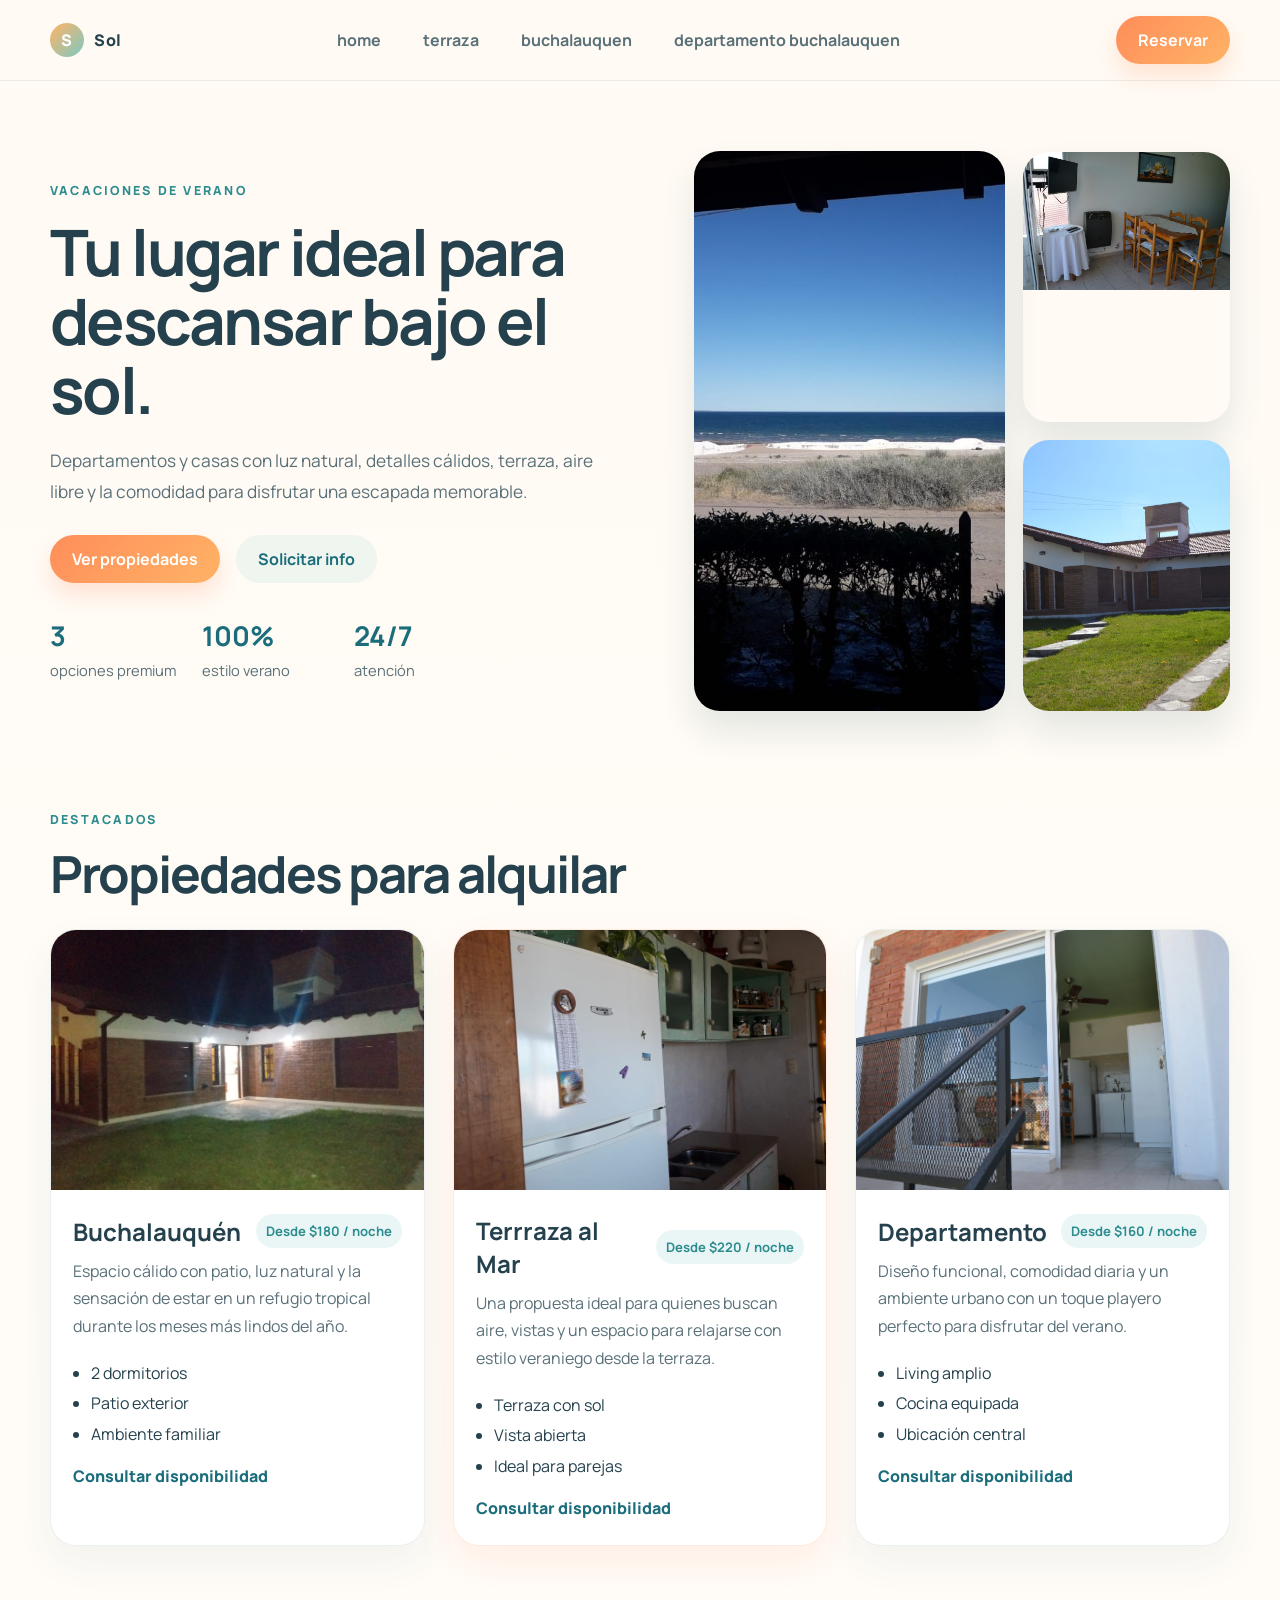
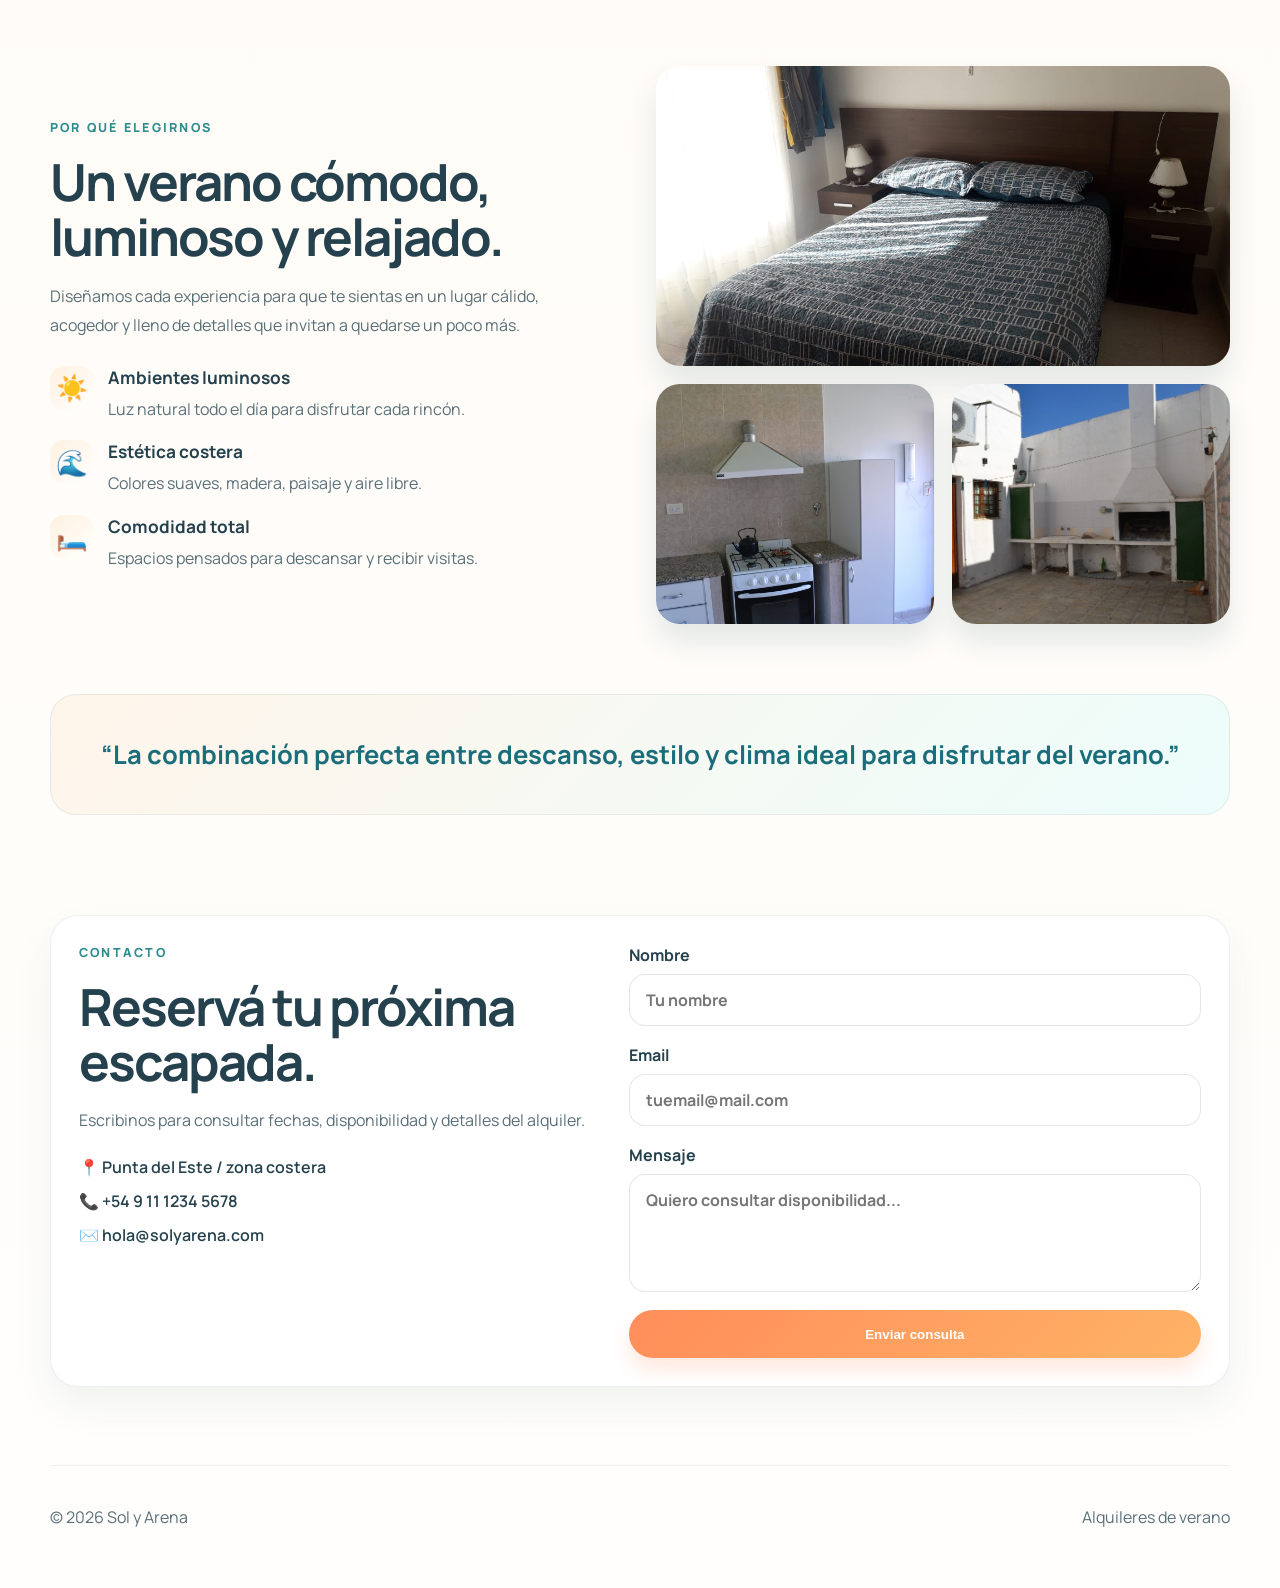
<file: index.html>
<!DOCTYPE html>
<html lang="es">
  <head>
    <meta charset="UTF-8" />
    <meta name="viewport" content="width=device-width, initial-scale=1.0" />
    <title>Sol | Alquiler de departamentos</title>
    <meta
      name="description"
      content="Alquiler de departamentos y casas con estilo veraniego, terraza, comodidad y vistas inolvidables."
    />
    <link rel="preconnect" href="https://fonts.googleapis.com" />
    <link rel="preconnect" href="https://fonts.gstatic.com" crossorigin />
    <link
      href="https://fonts.googleapis.com/css2?family=Manrope:wght@400;500;600;700;800&display=swap"
      rel="stylesheet"
    />
    <link rel="stylesheet" href="styles.css" />
  </head>
  <body>
    <header class="site-header">
      <div class="container nav">
        <div class="brand">
          <span class="brand-mark">S</span>
          <span>Sol</span>
        </div>
        <nav class="nav-links" aria-label="Navegación principal">
          <a href="index.html">home</a>
          <a href="html/terraza/index.html">terraza</a>
          <a href="html/buchalauquen/index.html">buchalauquen</a>
          <a href="html/departamento/index.html">departamento buchalauquen</a>
        </nav>
        <a class="button button-primary" href="#contact">Reservar</a>
      </div>
    </header>

    <main>
      <section id="home" class="hero">
        <div class="container hero-grid">
          <div class="hero-copy">
            <p class="eyebrow">Vacaciones de verano</p>
            <h1>Tu lugar ideal para descansar bajo el sol.</h1>
            <p class="lede">
              Departamentos y casas con luz natural, detalles cálidos, terraza, aire
              libre y la comodidad para disfrutar una escapada memorable.
            </p>
            <div class="cta-row">
              <a class="button button-primary" href="#properties">Ver propiedades</a>
              <a class="button button-secondary" href="#contact">Solicitar info</a>
            </div>
            <ul class="hero-stats">
              <li><strong>3</strong><span>opciones premium</span></li>
              <li><strong>100%</strong><span>estilo verano</span></li>
              <li><strong>24/7</strong><span>atención</span></li>
            </ul>
          </div>

          <div class="hero-visual" aria-label="Galería de verano">
            <div class="photo main-photo">
              <img src="imagenes/terraza/entrada a la casa.jpeg" alt="Casa con terraza al mar" />
            </div>
            <div class="photo small-photo top">
              <img src="imagenes/departamento/comedor.jpeg" alt="Departamento con comedor" />
            </div>
            <div class="photo small-photo bottom">
              <img src="imagenes/bucha/patio de adelante dia.jpeg" alt="Patio frente a Buchalauquén" />
            </div>
          </div>
        </div>
      </section>

      <section id="properties" class="property-section">
        <div class="container">
          <div class="section-heading">
            <p class="eyebrow">Destacados</p>
            <h2>Propiedades para alquilar</h2>
          </div>

          <div class="cards-grid">
            <article id="cada-bucha" class="property-card">
              <img src="imagenes/bucha/patio de adelante.jpeg" alt="Buchalauquén" />
              <div class="card-body">
                <div class="card-header">
                  <h3>Buchalauquén</h3>
                  <span class="price">Desde $180 / noche</span>
                </div>
                <p>
                  Espacio cálido con patio, luz natural y la sensación de estar en un
                  refugio tropical durante los meses más lindos del año.
                </p>
                <ul>
                  <li>2 dormitorios</li>
                  <li>Patio exterior</li>
                  <li>Ambiente familiar</li>
                </ul>
                <a href="html/buchalauquen/index.html" class="text-link">Consultar disponibilidad</a>
              </div>
            </article>

            <article id="terraza" class="property-card featured">
              <img src="imagenes/terraza/cocina.jpeg" alt="Terraza al Mar" />
              <div class="card-body">
                <div class="card-header">
                  <h3>Terrraza al Mar</h3>
                  <span class="price">Desde $220 / noche</span>
                </div>
                <p>
                  Una propuesta ideal para quienes buscan aire, vistas y un espacio para
                  relajarse con estilo veraniego desde la terraza.
                </p>
                <ul>
                  <li>Terraza con sol</li>
                  <li>Vista abierta</li>
                  <li>Ideal para parejas</li>
                </ul>
                <a href="html/terraza/index.html" class="text-link">Consultar disponibilidad</a>
              </div>
            </article>

            <article id="depto-bucha" class="property-card">
              <img src="imagenes/departamento/entrada.jpeg" alt="Departamento" />
              <div class="card-body">
                <div class="card-header">
                  <h3>Departamento</h3>
                  <span class="price">Desde $160 / noche</span>
                </div>
                <p>
                  Diseño funcional, comodidad diaria y un ambiente urbano con un toque
                  playero perfecto para disfrutar del verano.
                </p>
                <ul>
                  <li>Living amplio</li>
                  <li>Cocina equipada</li>
                  <li>Ubicación central</li>
                </ul>
                <a href="html/departamento/index.html" class="text-link">Consultar disponibilidad</a>
              </div>
            </article>
          </div>
        </div>
      </section>

      <section id="experiencia" class="experience-section">
        <div class="container experience-grid">
          <div class="experience-copy">
            <p class="eyebrow">Por qué elegirnos</p>
            <h2>Un verano cómodo, luminoso y relajado.</h2>
            <p>
              Diseñamos cada experiencia para que te sientas en un lugar cálido,
              acogedor y lleno de detalles que invitan a quedarse un poco más.
            </p>
            <div class="feature-list">
              <div>
                <span>☀️</span>
                <div>
                  <h4>Ambientes luminosos</h4>
                  <p>Luz natural todo el día para disfrutar cada rincón.</p>
                </div>
              </div>
              <div>
                <span>🌊</span>
                <div>
                  <h4>Estética costera</h4>
                  <p>Colores suaves, madera, paisaje y aire libre.</p>
                </div>
              </div>
              <div>
                <span>🛏️</span>
                <div>
                  <h4>Comodidad total</h4>
                  <p>Espacios pensados para descansar y recibir visitas.</p>
                </div>
              </div>
            </div>
          </div>

          <div class="experience-gallery">
            <img src="imagenes/terraza/pieza matrimonial.jpeg" alt="Habitación con estilo veraniego" />
            <img src="imagenes/departamento/cocina 2.jpeg" alt="Cocina moderna" />
            <img src="imagenes/bucha/patio de adentro.jpeg" alt="Patio interior" />
          </div>
        </div>
      </section>

      <section class="quote-section">
        <div class="container quote-box">
          <p>
            “La combinación perfecta entre descanso, estilo y clima ideal para
            disfrutar del verano.”
          </p>
        </div>
      </section>

      <section id="contact" class="contact-section">
        <div class="container contact-card">
          <div class="contact-copy">
            <p class="eyebrow">Contacto</p>
            <h2>Reservá tu próxima escapada.</h2>
            <p>Escribinos para consultar fechas, disponibilidad y detalles del alquiler.</p>
            <ul>
              <li>📍 Punta del Este / zona costera</li>
              <li>📞 +54 9 11 1234 5678</li>
              <li>✉️ hola@solyarena.com</li>
            </ul>
          </div>

          <form class="contact-form">
            <label>
              Nombre
              <input type="text" name="nombre" placeholder="Tu nombre" />
            </label>
            <label>
              Email
              <input type="email" name="email" placeholder="tuemail@mail.com" />
            </label>
            <label>
              Mensaje
              <textarea name="mensaje" rows="4" placeholder="Quiero consultar disponibilidad..."></textarea>
            </label>
            <button type="submit" class="button button-primary">Enviar consulta</button>
          </form>
        </div>
      </section>
    </main>

    <footer class="site-footer">
      <div class="container footer-inner">
        <p>© <span id="year"></span> Sol y Arena</p>
        <p>Alquileres de verano</p>
      </div>
    </footer>

    <script src="script.js"></script>
  </body>
</html>
</file>
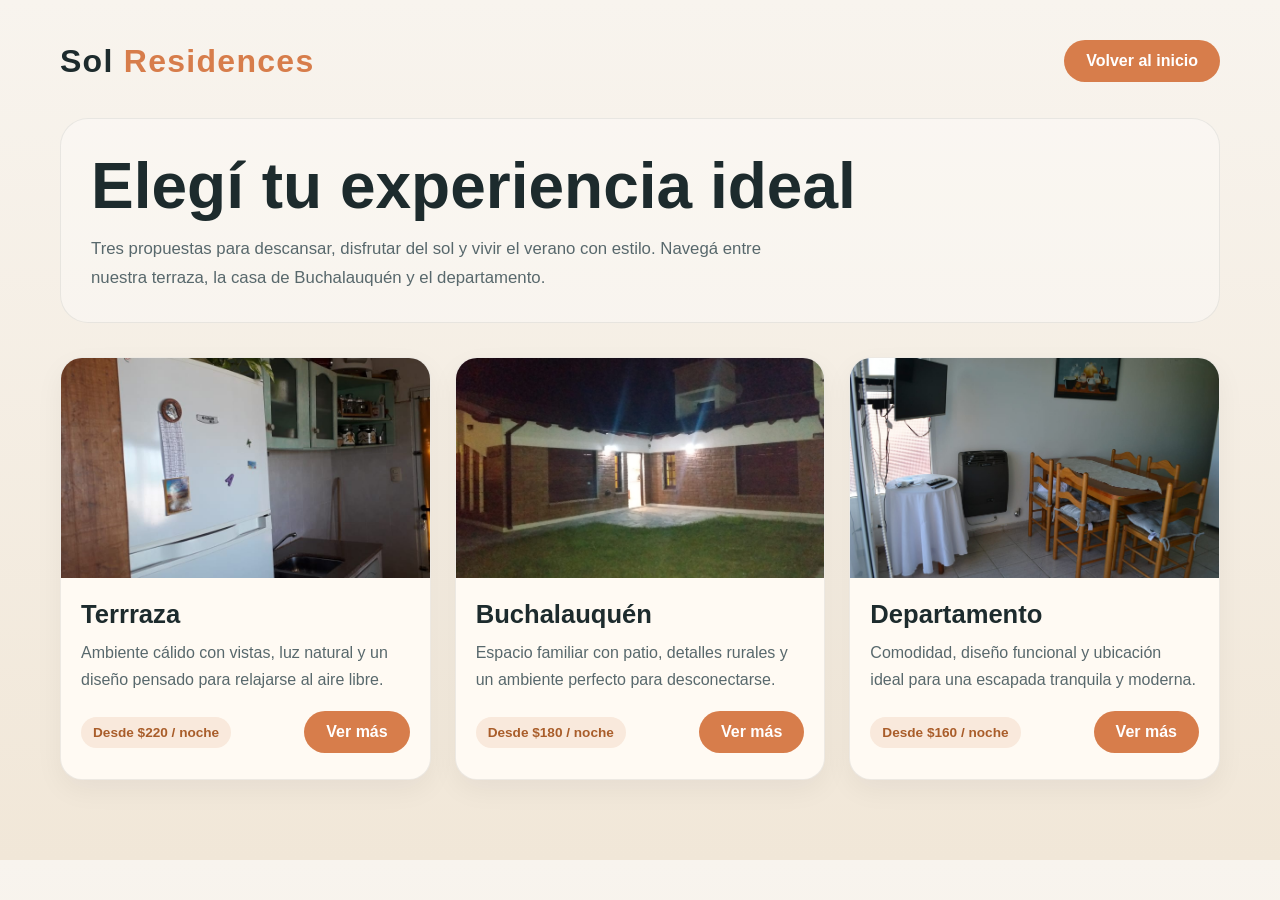
<file: html/index.html>
<!DOCTYPE html>
<html lang="es">
  <head>
    <meta charset="UTF-8" />
    <meta name="viewport" content="width=device-width, initial-scale=1.0" />
    <title>Propiedades | Sol</title>
    <style>
      :root {
        --bg: #f7f2ea;
        --panel: #fffaf3;
        --primary: #d77d4b;
        --primary-dark: #a95d2a;
        --text: #1d2b2d;
        --muted: #58686c;
        --border: rgba(29, 43, 45, 0.08);
      }

      * { box-sizing: border-box; }
      body {
        margin: 0;
        font-family: Arial, Helvetica, sans-serif;
        background: linear-gradient(180deg, #f8f4ee 0%, #f1e7d8 100%);
        color: var(--text);
      }
      .wrap {
        max-width: 1200px;
        margin: 0 auto;
        padding: 40px 20px 80px;
      }
      .topbar {
        display: flex;
        justify-content: space-between;
        align-items: center;
        margin-bottom: 36px;
      }
      .brand {
        font-size: 2rem;
        font-weight: 700;
        letter-spacing: 0.04em;
      }
      .brand span { color: var(--primary); }
      .btn {
        display: inline-block;
        padding: 12px 22px;
        border-radius: 999px;
        background: var(--primary);
        color: white;
        text-decoration: none;
        font-weight: 700;
        transition: 0.2s ease;
      }
      .btn:hover { background: var(--primary-dark); }
      .hero {
        background: rgba(255,255,255,0.35);
        border: 1px solid var(--border);
        border-radius: 28px;
        padding: 30px;
        margin-bottom: 34px;
      }
      .hero h1 {
        margin: 0 0 12px;
        font-size: clamp(2rem, 5vw, 4rem);
      }
      .hero p {
        margin: 0;
        font-size: 1.05rem;
        color: var(--muted);
        line-height: 1.7;
        max-width: 700px;
      }
      .grid {
        display: grid;
        grid-template-columns: repeat(auto-fit, minmax(260px, 1fr));
        gap: 24px;
      }
      .card {
        background: var(--panel);
        border: 1px solid var(--border);
        border-radius: 22px;
        overflow: hidden;
        box-shadow: 0 10px 28px rgba(17, 24, 39, 0.05);
      }
      .card img {
        width: 100%;
        height: 220px;
        object-fit: cover;
        display: block;
      }
      .card-body {
        padding: 22px 20px 26px;
      }
      .card-body h2 {
        margin: 0 0 10px;
        font-size: 1.6rem;
      }
      .card-body p {
        margin: 0 0 18px;
        color: var(--muted);
        line-height: 1.7;
      }
      .meta {
        display: flex;
        justify-content: space-between;
        align-items: center;
        gap: 12px;
        margin-top: 10px;
      }
      .price {
        background: #f9e9dc;
        color: var(--primary-dark);
        font-weight: 700;
        padding: 8px 12px;
        border-radius: 999px;
        font-size: 0.85rem;
      }
      @media (max-width: 640px) {
        .topbar {
          flex-direction: column;
          align-items: flex-start;
          gap: 12px;
        }
      }
    </style>
  </head>
  <body>
    <div class="wrap">
      <div class="topbar">
        <div class="brand">Sol <span>Residences</span></div>
        <a class="btn" href="../index.html">Volver al inicio</a>
      </div>

      <section class="hero">
        <h1>Elegí tu experiencia ideal</h1>
        <p>
          Tres propuestas para descansar, disfrutar del sol y vivir el verano con estilo.
          Navegá entre nuestra terraza, la casa de Buchalauquén y el departamento.
        </p>
      </section>

      <div class="grid">
        <article class="card">
          <img src="../imagenes/terraza/cocina.jpeg" alt="Terrraza al Mar" />
          <div class="card-body">
            <h2>Terrraza</h2>
            <p>Ambiente cálido con vistas, luz natural y un diseño pensado para relajarse al aire libre.</p>
            <div class="meta">
              <span class="price">Desde $220 / noche</span>
              <a class="btn" href="terraza/index.html">Ver más</a>
            </div>
          </div>
        </article>

        <article class="card">
          <img src="../imagenes/bucha/patio de adelante.jpeg" alt="Buchalauquén" />
          <div class="card-body">
            <h2>Buchalauquén</h2>
            <p>Espacio familiar con patio, detalles rurales y un ambiente perfecto para desconectarse.</p>
            <div class="meta">
              <span class="price">Desde $180 / noche</span>
              <a class="btn" href="buchalauquen/index.html">Ver más</a>
            </div>
          </div>
        </article>

        <article class="card">
          <img src="../imagenes/departamento/comedor.jpeg" alt="Departamento" />
          <div class="card-body">
            <h2>Departamento</h2>
            <p>Comodidad, diseño funcional y ubicación ideal para una escapada tranquila y moderna.</p>
            <div class="meta">
              <span class="price">Desde $160 / noche</span>
              <a class="btn" href="departamento/index.html">Ver más</a>
            </div>
          </div>
        </article>
      </div>
    </div>
  </body>
</html>
</file>
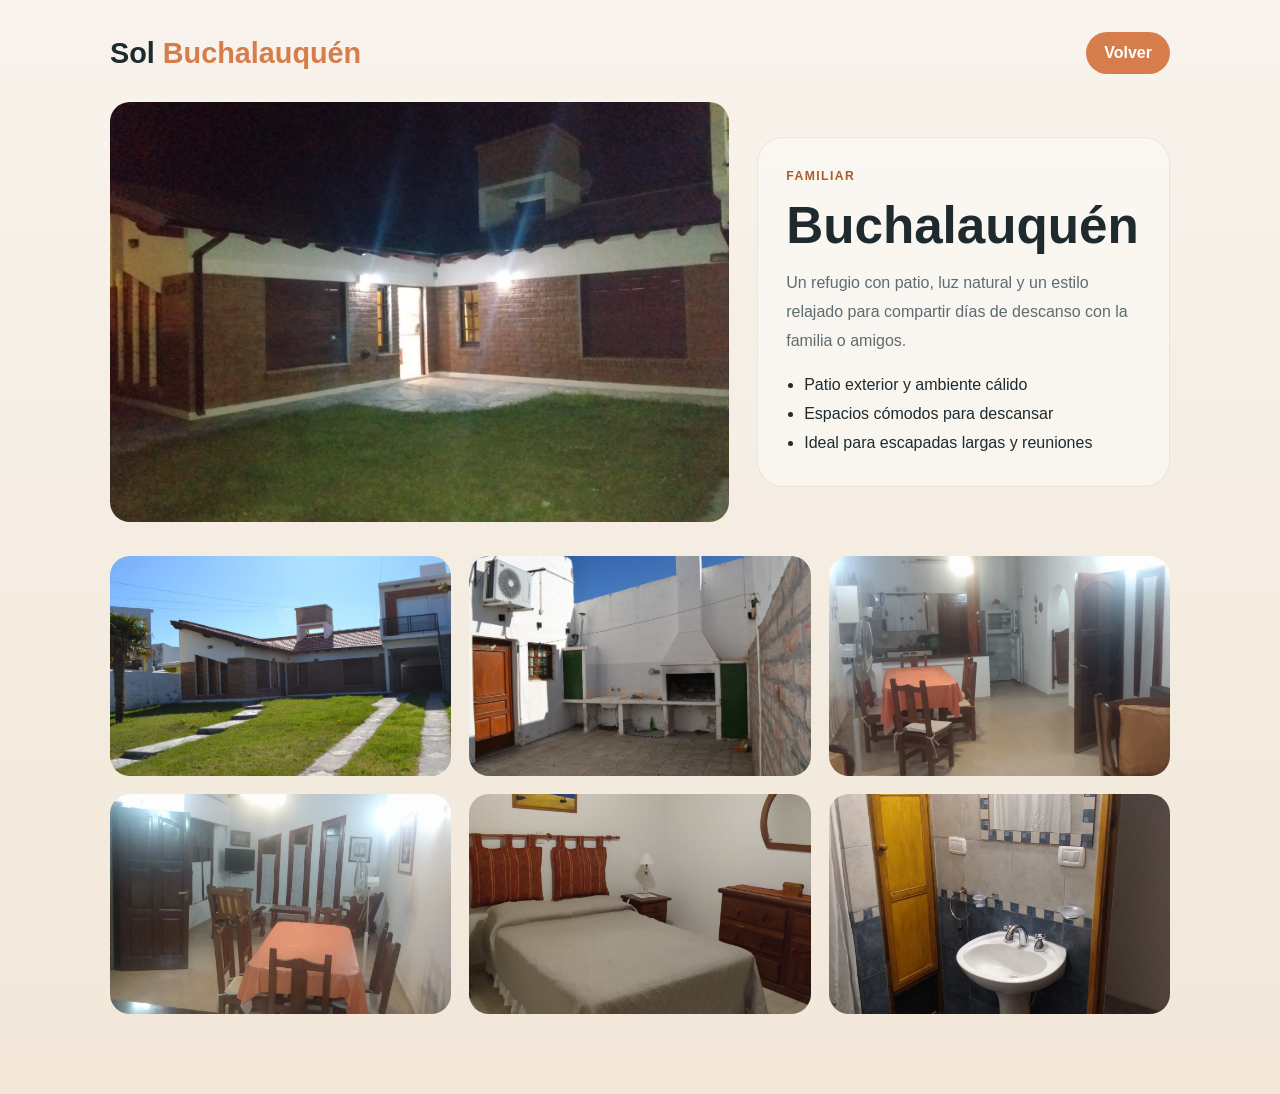
<file: html/buchalauquen/index.html>
<!DOCTYPE html>
<html lang="es">
  <head>
    <meta charset="UTF-8" />
    <meta name="viewport" content="width=device-width, initial-scale=1.0" />
    <title>Buchalauquén | Sol</title>
    <style>
      :root {
        --bg: #f7f3ee;
        --panel: #fffaf3;
        --primary: #d77d4b;
        --primary-dark: #a95d2a;
        --text: #1e2a2d;
        --muted: #5e6c71;
        --border: rgba(30, 42, 45, 0.08);
      }
      * { box-sizing: border-box; }
      body {
        margin: 0;
        font-family: Arial, Helvetica, sans-serif;
        background: linear-gradient(180deg, #f8f3ec 0%, #f2e7d9 100%);
        color: var(--text);
      }
      .wrap { max-width: 1100px; margin: 0 auto; padding: 32px 20px 80px; }
      .header {
        display: flex; justify-content: space-between; align-items: center; gap: 16px;
        margin-bottom: 28px;
      }
      .brand { font-size: 1.8rem; font-weight: 700; }
      .brand span { color: var(--primary); }
      .btn {
        display: inline-block; padding: 12px 18px; border-radius: 999px; background: var(--primary);
        color: white; text-decoration: none; font-weight: 700;
      }
      .hero {
        display: grid; grid-template-columns: 1.2fr 0.8fr; gap: 28px; align-items: center;
      }
      .hero img, .gallery img {
        width: 100%; display: block; border-radius: 20px; object-fit: cover;
      }
      .hero img { height: 420px; }
      .content {
        background: rgba(255,255,255,0.4); border: 1px solid var(--border); border-radius: 26px;
        padding: 28px;
      }
      .eyebrow {
        text-transform: uppercase; letter-spacing: 0.12em; font-size: 0.76rem; color: var(--primary-dark);
        font-weight: 700; margin: 0 0 8px;
      }
      h1 { margin: 0 0 14px; font-size: clamp(2rem, 4vw, 3.2rem); }
      p { color: var(--muted); line-height: 1.8; margin: 0 0 16px; }
      ul { margin: 0; padding-left: 18px; color: var(--text); line-height: 1.8; }
      .gallery {
        display: grid; grid-template-columns: repeat(3, minmax(180px, 1fr)); gap: 18px; margin-top: 34px;
      }
      .gallery img { height: 220px; }
      @media (max-width: 760px) {
        .hero { grid-template-columns: 1fr; }
        .gallery { grid-template-columns: 1fr 1fr; }
      }
      @media (max-width: 520px) {
        .header { flex-direction: column; align-items: flex-start; }
        .gallery { grid-template-columns: 1fr; }
      }
    </style>
  </head>
  <body>
    <div class="wrap">
      <div class="header">
        <div class="brand">Sol <span>Buchalauquén</span></div>
        <a class="btn" href="../index.html">Volver</a>
      </div>

      <section class="hero">
        <img src="../../imagenes/bucha/patio de adelante.jpeg" alt="Buchalauquén" />
        <div class="content">
          <p class="eyebrow">Familiar</p>
          <h1>Buchalauquén</h1>
          <p>
            Un refugio con patio, luz natural y un estilo relajado para compartir días de descanso con la familia o amigos.
          </p>
          <ul>
            <li>Patio exterior y ambiente cálido</li>
            <li>Espacios cómodos para descansar</li>
            <li>Ideal para escapadas largas y reuniones</li>
          </ul>
        </div>
      </section>

      <div class="gallery">
        <img src="../../imagenes/bucha/patio de adelante dia.jpeg" alt="Patio delantero" />
        <img src="../../imagenes/bucha/patio de adentro.jpeg" alt="Patio adentro" />
        <img src="../../imagenes/bucha/casa adentro.jpeg" alt="Casa adentro" />
        <img src="../../imagenes/bucha/casa adentro 2.jpeg" alt="Interior de la casa" />
        <img src="../../imagenes/bucha/pieza matrimonial.jpeg" alt="Habitación matrimonial" />
        <img src="../../imagenes/bucha/baño.jpeg" alt="Baño" />
      </div>
    </div>
  </body>
</html>
</file>
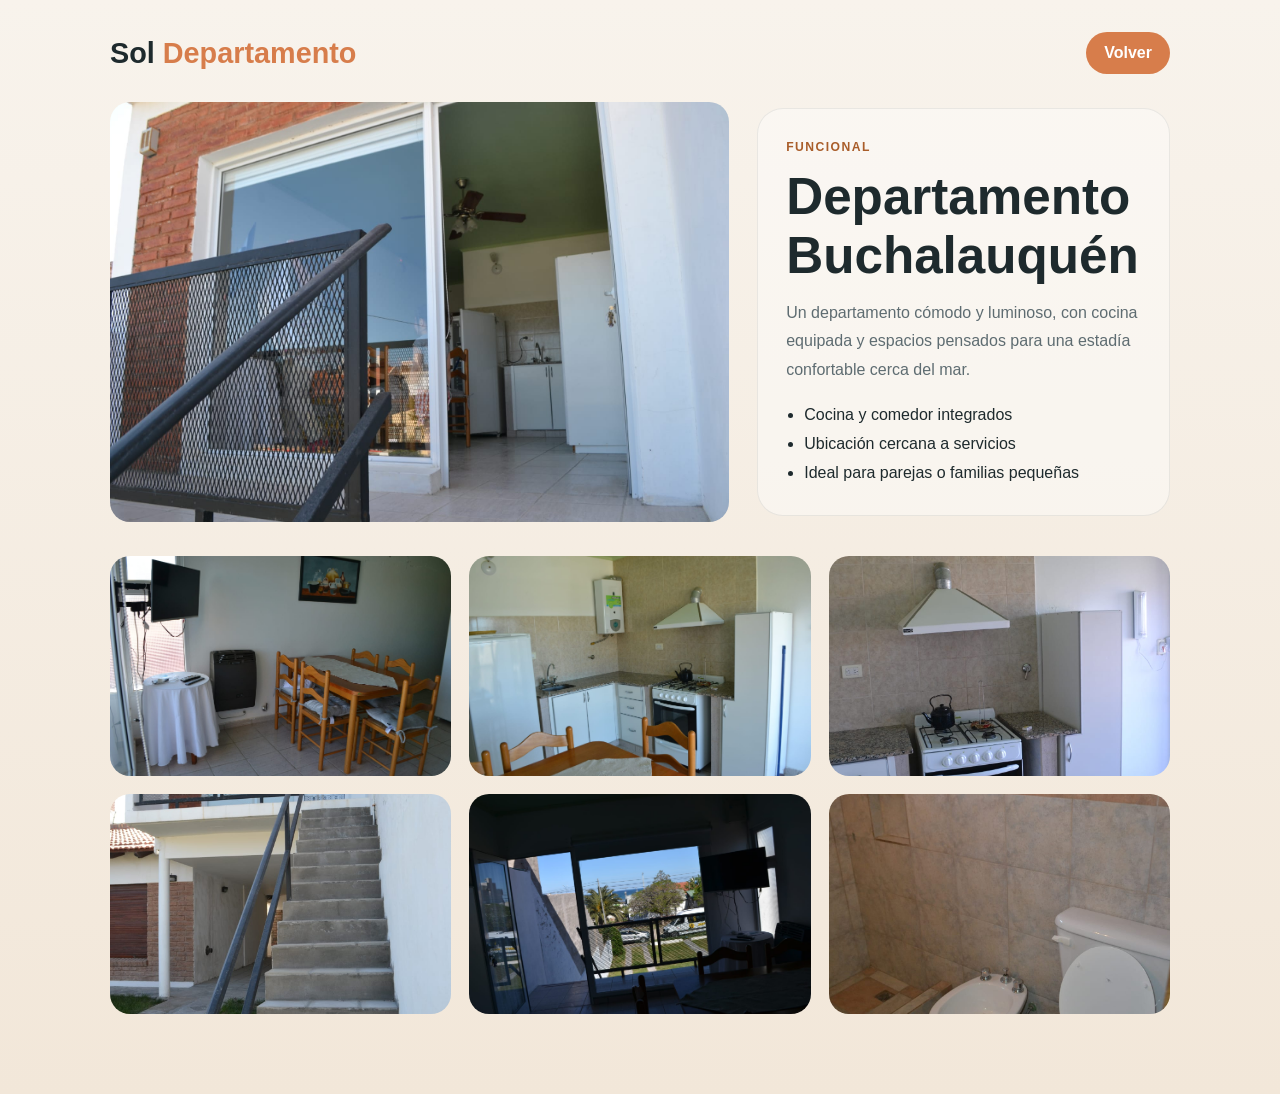
<file: html/departamento-buchalauquen/index.html>
<!DOCTYPE html>
<html lang="es">
  <head>
    <meta charset="UTF-8" />
    <meta http-equiv="refresh" content="0; url=../departamento/index.html" />
    <title>Departamento Buchalauquén</title>
  </head>
  <body>
    <p>Redirigiendo a la página del departamento...</p>
    <p><a href="../departamento/index.html">Ir al departamento</a></p>
  </body>
</html>
</file>
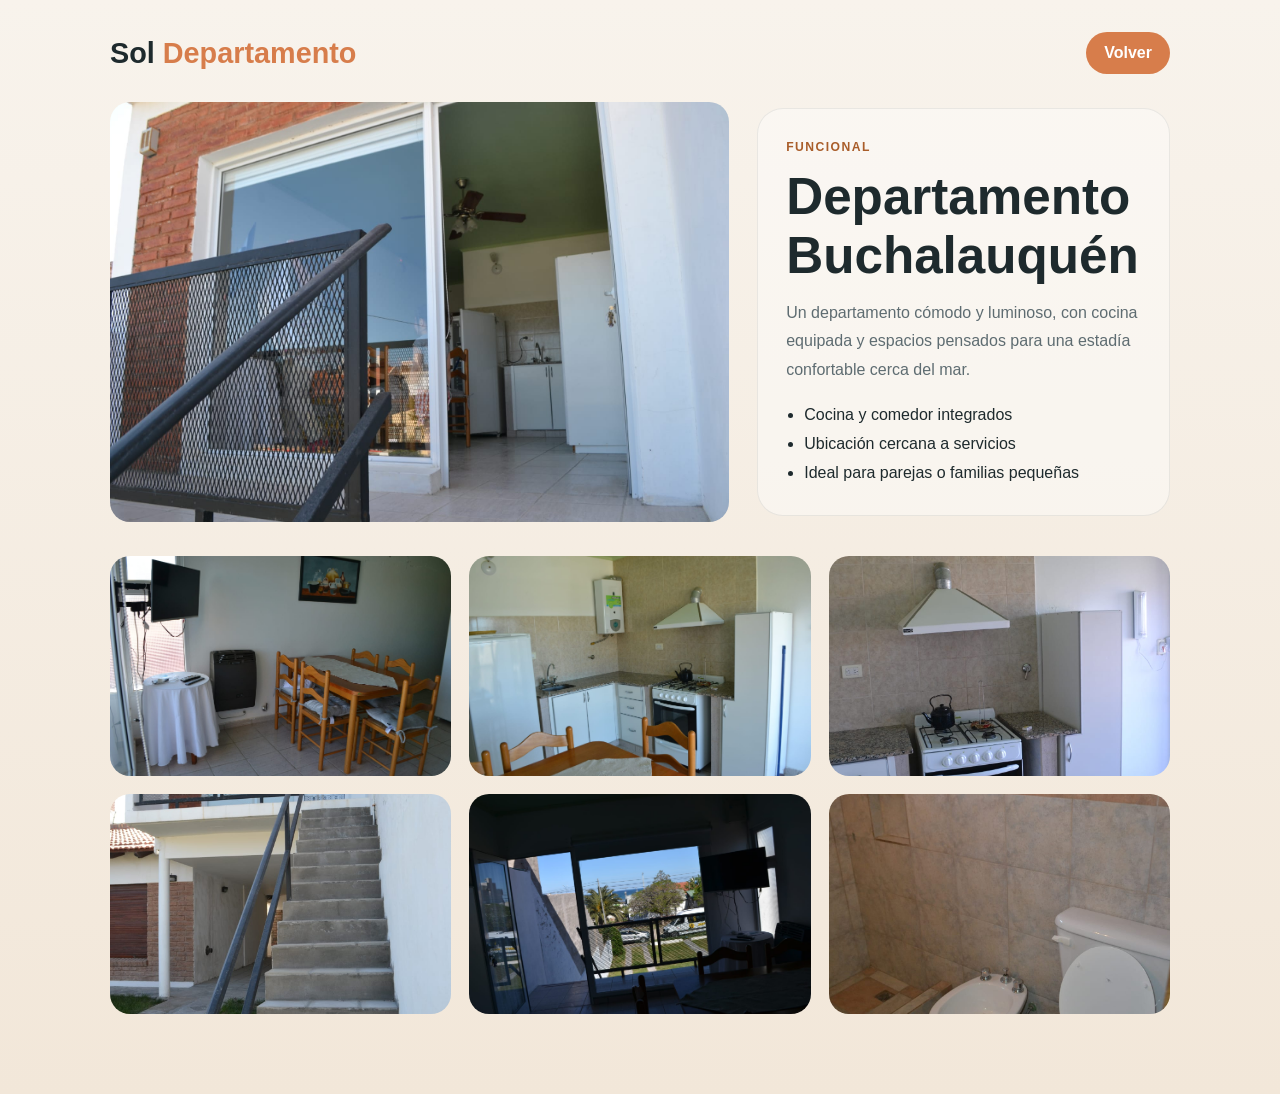
<file: html/departamento/index.html>
<!DOCTYPE html>
<html lang="es">
  <head>
    <meta charset="UTF-8" />
    <meta name="viewport" content="width=device-width, initial-scale=1.0" />
    <title>Departamento | Sol</title>
    <style>
      :root {
        --bg: #f7f3ee;
        --panel: #fffaf3;
        --primary: #d77d4b;
        --primary-dark: #a95d2a;
        --text: #1e2a2d;
        --muted: #5e6c71;
        --border: rgba(30, 42, 45, 0.08);
      }
      * { box-sizing: border-box; }
      body {
        margin: 0;
        font-family: Arial, Helvetica, sans-serif;
        background: linear-gradient(180deg, #f8f3ec 0%, #f2e7d9 100%);
        color: var(--text);
      }
      .wrap { max-width: 1100px; margin: 0 auto; padding: 32px 20px 80px; }
      .header {
        display: flex; justify-content: space-between; align-items: center; gap: 16px;
        margin-bottom: 28px;
      }
      .brand { font-size: 1.8rem; font-weight: 700; }
      .brand span { color: var(--primary); }
      .btn {
        display: inline-block; padding: 12px 18px; border-radius: 999px; background: var(--primary);
        color: white; text-decoration: none; font-weight: 700;
      }
      .hero {
        display: grid; grid-template-columns: 1.2fr 0.8fr; gap: 28px; align-items: center;
      }
      .hero img, .gallery img {
        width: 100%; display: block; border-radius: 20px; object-fit: cover;
      }
      .hero img { height: 420px; }
      .content {
        background: rgba(255,255,255,0.4); border: 1px solid var(--border); border-radius: 26px;
        padding: 28px;
      }
      .eyebrow {
        text-transform: uppercase; letter-spacing: 0.12em; font-size: 0.76rem; color: var(--primary-dark);
        font-weight: 700; margin: 0 0 8px;
      }
      h1 { margin: 0 0 14px; font-size: clamp(2rem, 4vw, 3.2rem); }
      p { color: var(--muted); line-height: 1.8; margin: 0 0 16px; }
      ul { margin: 0; padding-left: 18px; color: var(--text); line-height: 1.8; }
      .gallery {
        display: grid; grid-template-columns: repeat(3, minmax(180px, 1fr)); gap: 18px; margin-top: 34px;
      }
      .gallery img { height: 220px; }
      @media (max-width: 760px) {
        .hero { grid-template-columns: 1fr; }
        .gallery { grid-template-columns: 1fr 1fr; }
      }
      @media (max-width: 520px) {
        .header { flex-direction: column; align-items: flex-start; }
        .gallery { grid-template-columns: 1fr; }
      }
    </style>
  </head>
  <body>
    <div class="wrap">
      <div class="header">
        <div class="brand">Sol <span>Departamento</span></div>
        <a class="btn" href="../index.html">Volver</a>
      </div>

      <section class="hero">
        <img src="../../imagenes/departamento/entrada.jpeg" alt="Entrada al departamento" />
        <div class="content">
          <p class="eyebrow">Funcional</p>
          <h1>Departamento Buchalauquén</h1>
          <p>
            Un departamento cómodo y luminoso, con cocina equipada y espacios pensados para una estadía confortable cerca del mar.
          </p>
          <ul>
            <li>Cocina y comedor integrados</li>
            <li>Ubicación cercana a servicios</li>
            <li>Ideal para parejas o familias pequeñas</li>
          </ul>
        </div>
      </section>

      <div class="gallery">
        <img src="../../imagenes/departamento/comedor.jpeg" alt="Comedor" />
        <img src="../../imagenes/departamento/cocina.jpeg" alt="Cocina" />
        <img src="../../imagenes/departamento/cocina 2.jpeg" alt="Cocina 2" />
        <img src="../../imagenes/departamento/entrada 1.jpeg" alt="Entrada" />
        <img src="../../imagenes/departamento/vista para afuera.jpeg" alt="Vista exterior" />
        <img src="../../imagenes/departamento/baño.jpeg" alt="Baño" />
      </div>
    </div>
  </body>
</html>
</file>
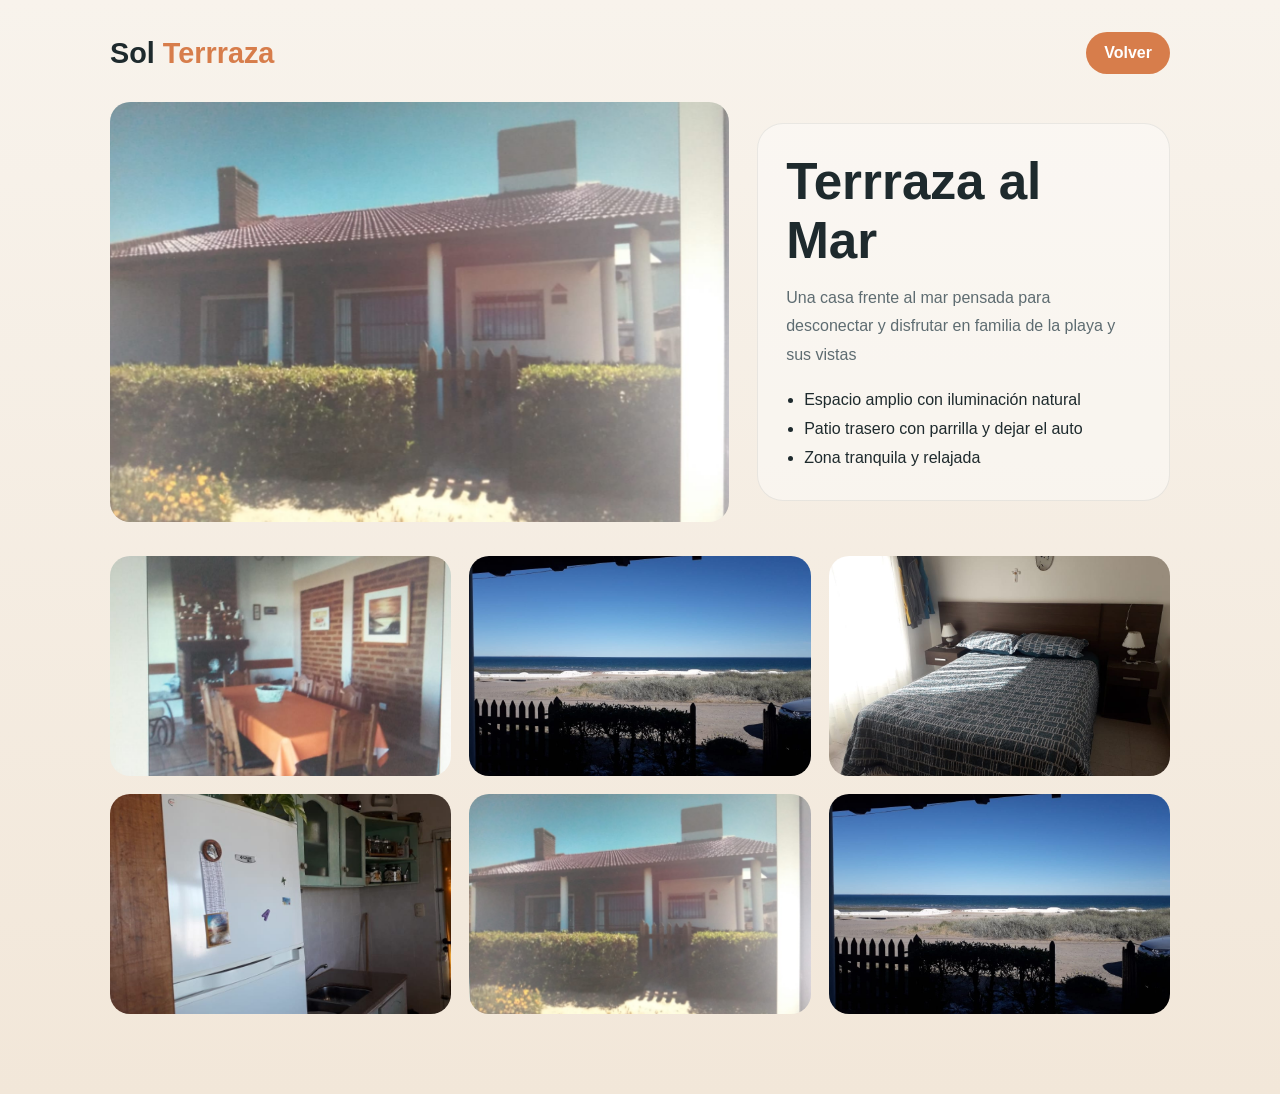
<file: html/terraza/index.html>
<!DOCTYPE html>
<html lang="es">
  <head>
    <meta charset="UTF-8" />
    <meta name="viewport" content="width=device-width, initial-scale=1.0" />
    <title>Terrraza | Sol</title>
    <style>
      :root {
        --bg: #f7f3ee;
        --panel: #fffaf3;
        --primary: #d77d4b;
        --primary-dark: #a95d2a;
        --text: #1e2a2d;
        --muted: #5e6c71;
        --border: rgba(30, 42, 45, 0.08);
      }
      * { box-sizing: border-box; }
      body {
        margin: 0;
        font-family: Arial, Helvetica, sans-serif;
        background: linear-gradient(180deg, #f8f3ec 0%, #f2e7d9 100%);
        color: var(--text);
      }
      .wrap { max-width: 1100px; margin: 0 auto; padding: 32px 20px 80px; }
      .header {
        display: flex; justify-content: space-between; align-items: center; gap: 16px;
        margin-bottom: 28px;
      }
      .brand { font-size: 1.8rem; font-weight: 700; }
      .brand span { color: var(--primary); }
      .btn {
        display: inline-block; padding: 12px 18px; border-radius: 999px; background: var(--primary);
        color: white; text-decoration: none; font-weight: 700;
      }
      .hero {
        display: grid; grid-template-columns: 1.2fr 0.8fr; gap: 28px; align-items: center;
      }
      .hero img, .gallery img {
        width: 100%; display: block; border-radius: 20px; object-fit: cover;
      }
      .hero img { height: 420px; }
      .content {
        background: rgba(255,255,255,0.4); border: 1px solid var(--border); border-radius: 26px;
        padding: 28px;
      }
      .eyebrow {
        text-transform: uppercase; letter-spacing: 0.12em; font-size: 0.76rem; color: var(--primary-dark);
        font-weight: 700; margin: 0 0 8px;
      }
      h1 { margin: 0 0 14px; font-size: clamp(2rem, 4vw, 3.2rem); }
      p { color: var(--muted); line-height: 1.8; margin: 0 0 16px; }
      ul { margin: 0; padding-left: 18px; color: var(--text); line-height: 1.8; }
      .gallery {
        display: grid; grid-template-columns: repeat(3, minmax(180px, 1fr)); gap: 18px; margin-top: 34px;
      }
      .gallery img { height: 220px; }
      @media (max-width: 760px) {
        .hero { grid-template-columns: 1fr; }
        .gallery { grid-template-columns: 1fr 1fr; }
      }
      @media (max-width: 520px) {
        .header { flex-direction: column; align-items: flex-start; }
        .gallery { grid-template-columns: 1fr; }
      }
    </style>
  </head>
  <body>
    <div class="wrap">
      <div class="header">
        <div class="brand">Sol <span>Terrraza</span></div>
        <a class="btn" href="../index.html">Volver</a>
      </div>

      <section class="hero">
        <img src="../../imagenes/terraza/vista por fuera de la casa.jpeg" alt="Vista al mar" />
        <div class="content">
          <h1>Terrraza al Mar</h1>
          <p>
            Una casa frente al mar pensada para desconectar y disfrutar en familia de la playa y sus vistas
          </p>
          <ul>
            <li>Espacio amplio con iluminación natural</li>
            <li>Patio trasero con parrilla y dejar el auto</li>
            <li>Zona tranquila y relajada</li>
          </ul>
        </div>
      </section>

      <div class="gallery">
        <img src="../../imagenes/terraza/comedor.jpeg" alt="Comedor" />
        <img src="../../imagenes/terraza/entrada a la casa.jpeg" alt="Entrada a la casa" />
        <img src="../../imagenes/terraza/pieza matrimonial.jpeg" alt="Habitación matrimonial" />
        <img src="../../imagenes/terraza/cocina.jpeg" alt="Cocina" />
        <img src="../../imagenes/terraza/vista por fuera de la casa.jpeg" alt="Vista exterior" />
        <img src="../../imagenes/terraza/entrada a la casa.jpeg" alt="Vista de la entrada" />
      </div>
    </div>
  </body>
</html>
</file>
<file: styles.css>
:root {
  --bg: #fffaf3;
  --bg-soft: #fff1df;
  --card: #ffffff;
  --sand: #f7d7a8;
  --sun: #ffb366;
  --sun-strong: #ff8d5a;
  --sea: #7ec9c2;
  --sea-deep: #2d8c8f;
  --ocean: #1b6d7b;
  --text: #24414d;
  --muted: #5a7079;
  --shadow: rgba(33, 84, 92, 0.12);
  --border: rgba(36, 65, 77, 0.08);
}

* {
  box-sizing: border-box;
}

html {
  scroll-behavior: smooth;
}

body {
  margin: 0;
  font-family: "Manrope", sans-serif;
  background: linear-gradient(180deg, var(--bg) 0%, #fffefc 100%);
  color: var(--text);
}

a {
  color: inherit;
  text-decoration: none;
}

img {
  display: block;
  width: 100%;
}

.container {
  width: min(1180px, calc(100% - 40px));
  margin: 0 auto;
}

.site-header {
  position: sticky;
  top: 0;
  z-index: 10;
  backdrop-filter: blur(10px);
  background: rgba(255, 250, 243, 0.8);
  border-bottom: 1px solid var(--border);
}

.nav {
  display: flex;
  align-items: center;
  justify-content: space-between;
  min-height: 80px;
  gap: 16px;
}

.brand {
  display: inline-flex;
  align-items: center;
  gap: 10px;
  font-weight: 800;
  letter-spacing: 0.04em;
}

.brand-mark {
  display: inline-grid;
  place-items: center;
  width: 34px;
  height: 34px;
  border-radius: 50%;
  background: linear-gradient(135deg, var(--sun), var(--sea));
  color: white;
}

.nav-links {
  display: flex;
  align-items: center;
  gap: 14px;
  color: var(--muted);
  font-weight: 700;
  flex-wrap: wrap;
}

.nav-links a {
  padding: 10px 14px;
  border-radius: 999px;
  transition: all 0.2s ease;
  position: relative;
}

.nav-links a:hover,
.nav-links a:focus-visible {
  background: rgba(126, 201, 194, 0.12);
  color: var(--ocean);
  transform: translateY(-1px);
}

.nav-links a::after {
  content: "";
  position: absolute;
  left: 14px;
  right: 14px;
  bottom: 7px;
  height: 2px;
  border-radius: 999px;
  background: var(--sun-strong);
  transform: scaleX(0);
  transform-origin: center;
  transition: transform 0.2s ease;
}

.nav-links a:hover::after,
.nav-links a:focus-visible::after {
  transform: scaleX(1);
}

.button {
  display: inline-flex;
  align-items: center;
  justify-content: center;
  min-height: 48px;
  padding: 0 22px;
  border: none;
  border-radius: 999px;
  font-weight: 700;
  cursor: pointer;
  transition: transform 0.2s ease, box-shadow 0.2s ease;
}

.button:hover {
  transform: translateY(-1px);
}

.button-primary {
  background: linear-gradient(135deg, var(--sun-strong), var(--sun));
  color: #fff;
  box-shadow: 0 12px 20px rgba(255, 141, 90, 0.2);
}

.button-secondary {
  background: rgba(126, 201, 194, 0.12);
  color: var(--ocean);
}

.hero {
  padding: 70px 0 40px;
}

.hero-grid {
  display: grid;
  grid-template-columns: 1.05fr 0.95fr;
  gap: 52px;
  align-items: center;
}

.eyebrow {
  margin: 0 0 18px;
  font-size: 0.78rem;
  font-weight: 800;
  letter-spacing: 0.18em;
  text-transform: uppercase;
  color: var(--sea-deep);
}

.hero-copy h1,
.section-heading h2,
.experience-copy h2,
.contact-copy h2 {
  margin: 0;
  line-height: 1.08;
  letter-spacing: -0.04em;
}

.hero-copy h1 {
  font-size: clamp(2.8rem, 5vw, 5rem);
  max-width: 600px;
}

.lede {
  max-width: 560px;
  margin: 22px 0 0;
  font-size: 1.08rem;
  line-height: 1.75;
  color: var(--muted);
}

.cta-row {
  display: flex;
  flex-wrap: wrap;
  gap: 16px;
  margin-top: 28px;
}

.hero-stats {
  display: flex;
  flex-wrap: wrap;
  gap: 22px;
  list-style: none;
  padding: 0;
  margin: 34px 0 0;
}

.hero-stats li {
  display: flex;
  flex-direction: column;
  gap: 6px;
  min-width: 130px;
}

.hero-stats strong {
  font-size: 1.7rem;
  color: var(--ocean);
}

.hero-stats span {
  color: var(--muted);
  font-size: 0.92rem;
}

.hero-visual {
  position: relative;
  display: grid;
  grid-template-columns: 1.2fr 0.8fr;
  gap: 18px;
  min-height: 560px;
}

.photo {
  overflow: hidden;
  border-radius: 26px;
  box-shadow: var(--shadow) 0 20px 35px;
}

.photo img {
  height: 100%;
  object-fit: cover;
}

.main-photo {
  grid-row: 1 / span 2;
  min-height: 560px;
}

.small-photo {
  min-height: 270px;
}

.small-photo.top {
  align-self: end;
}

.property-section,
.experience-section,
.gallery-section,
.contact-section {
  padding: 60px 0;
}

.gallery-section.alt {
  background: rgba(255, 244, 220, 0.45);
}

.section-heading {
  margin-bottom: 28px;
}

.section-heading h2,
.experience-copy h2,
.contact-copy h2 {
  font-size: clamp(2rem, 4vw, 3.2rem);
}

.cards-grid {
  display: grid;
  grid-template-columns: repeat(3, minmax(0, 1fr));
  gap: 28px;
}

.property-card {
  background: var(--card);
  border: 1px solid var(--border);
  border-radius: 26px;
  overflow: hidden;
  box-shadow: 0 16px 38px rgba(31, 84, 92, 0.06);
}

.property-card.featured {
  border: 1px solid rgba(255, 141, 90, 0.18);
  box-shadow: 0 18px 38px rgba(255, 141, 90, 0.11);
}

.property-card img {
  height: 260px;
  object-fit: cover;
}

.card-body {
  padding: 24px 22px 26px;
}

.card-header {
  display: flex;
  align-items: center;
  justify-content: space-between;
  gap: 12px;
  margin-bottom: 10px;
}

.card-header h3 {
  margin: 0;
  font-size: 1.5rem;
}

.price {
  font-size: 0.82rem;
  color: var(--sea-deep);
  background: rgba(126, 201, 194, 0.16);
  border-radius: 999px;
  padding: 8px 10px;
  white-space: nowrap;
  font-weight: 700;
}

.card-body p {
  margin: 0;
  color: var(--muted);
  line-height: 1.7;
}

.card-body ul {
  margin: 18px 0 16px;
  padding-left: 18px;
  color: var(--text);
  line-height: 1.9;
}

.text-link {
  color: var(--ocean);
  font-weight: 800;
}

.experience-grid {
  display: grid;
  grid-template-columns: 1fr 1fr;
  gap: 32px;
  align-items: center;
}

.experience-copy > p:not(.eyebrow) {
  color: var(--muted);
  line-height: 1.8;
  max-width: 560px;
  margin-top: 18px;
}

.feature-list {
  display: grid;
  gap: 18px;
  margin-top: 26px;
}

.feature-list > div {
  display: grid;
  grid-template-columns: 44px 1fr;
  align-items: start;
  gap: 14px;
}

.feature-list span {
  display: grid;
  place-items: center;
  width: 44px;
  height: 44px;
  border-radius: 14px;
  background: linear-gradient(135deg, var(--bg-soft), #fff);
  font-size: 1.6rem;
}

.feature-list h4 {
  margin: 0 0 8px;
  font-size: 1.08rem;
}

.feature-list p {
  margin: 0;
  color: var(--muted);
  line-height: 1.6;
}

.experience-gallery {
  display: grid;
  grid-template-columns: repeat(2, minmax(0, 1fr));
  gap: 18px;
}

.experience-gallery img {
  height: 240px;
  object-fit: cover;
  border-radius: 24px;
  box-shadow: var(--shadow) 0 18px 28px;
}

.experience-gallery img:first-child {
  grid-column: 1 / -1;
  height: 300px;
}

.quote-section {
  padding: 10px 0 40px;
}

.quote-box {
  background: linear-gradient(135deg, #fff5ea, #edfdfb);
  border: 1px solid var(--border);
  border-radius: 26px;
  padding: 42px 24px;
  text-align: center;
}

.quote-box p {
  margin: 0;
  font-size: clamp(1.3rem, 2vw, 2rem);
  font-weight: 700;
  color: var(--ocean);
}

.gallery-grid {
  display: grid;
  grid-template-columns: repeat(4, minmax(0, 1fr));
  gap: 18px;
}

.gallery-grid img {
  height: 240px;
  object-fit: cover;
  border-radius: 22px;
  box-shadow: 0 16px 30px rgba(31, 84, 92, 0.08);
}

.contact-card {
  display: grid;
  grid-template-columns: 0.95fr 1.05fr;
  gap: 32px;
  padding: 28px;
  background: var(--card);
  border: 1px solid var(--border);
  border-radius: 28px;
  box-shadow: 0 18px 40px rgba(20, 62, 74, 0.06);
}

.contact-copy p:not(.eyebrow) {
  color: var(--muted);
  line-height: 1.8;
}

.contact-copy ul {
  list-style: none;
  padding: 0;
  margin: 22px 0 0;
  display: grid;
  gap: 12px;
  color: var(--text);
  font-weight: 600;
}

.contact-form {
  display: grid;
  gap: 18px;
}

.contact-form label {
  display: grid;
  gap: 8px;
  font-weight: 700;
  color: var(--text);
}

.contact-form input,
.contact-form textarea {
  width: 100%;
  border: 1px solid rgba(36, 65, 77, 0.12);
  border-radius: 16px;
  background: #fff;
  color: var(--text);
  padding: 14px 16px;
  font: inherit;
  resize: vertical;
}

.contact-form input:focus,
.contact-form textarea:focus {
  outline: 2px solid rgba(126, 201, 194, 0.5);
  border-color: transparent;
}

.site-footer {
  padding: 18px 0 44px;
}

.footer-inner {
  display: flex;
  justify-content: space-between;
  gap: 10px;
  color: var(--muted);
  border-top: 1px solid var(--border);
  padding-top: 24px;
}

@media (max-width: 920px) {
  .hero-grid,
  .experience-grid,
  .contact-card,
  .cards-grid {
    grid-template-columns: 1fr;
  }

  .hero-visual {
    min-height: 420px;
  }

  .nav-links {
    display: none;
  }
}

@media (max-width: 560px) {
  .hero {
    padding-top: 42px;
  }

  .button {
    width: 100%;
  }

  .cta-row {
    display: grid;
    grid-template-columns: 1fr;
  }

  .hero-stats {
    display: grid;
    grid-template-columns: repeat(3, minmax(0, 1fr));
  }

  .footer-inner {
    flex-direction: column;
    text-align: center;
  }
}
</file>
